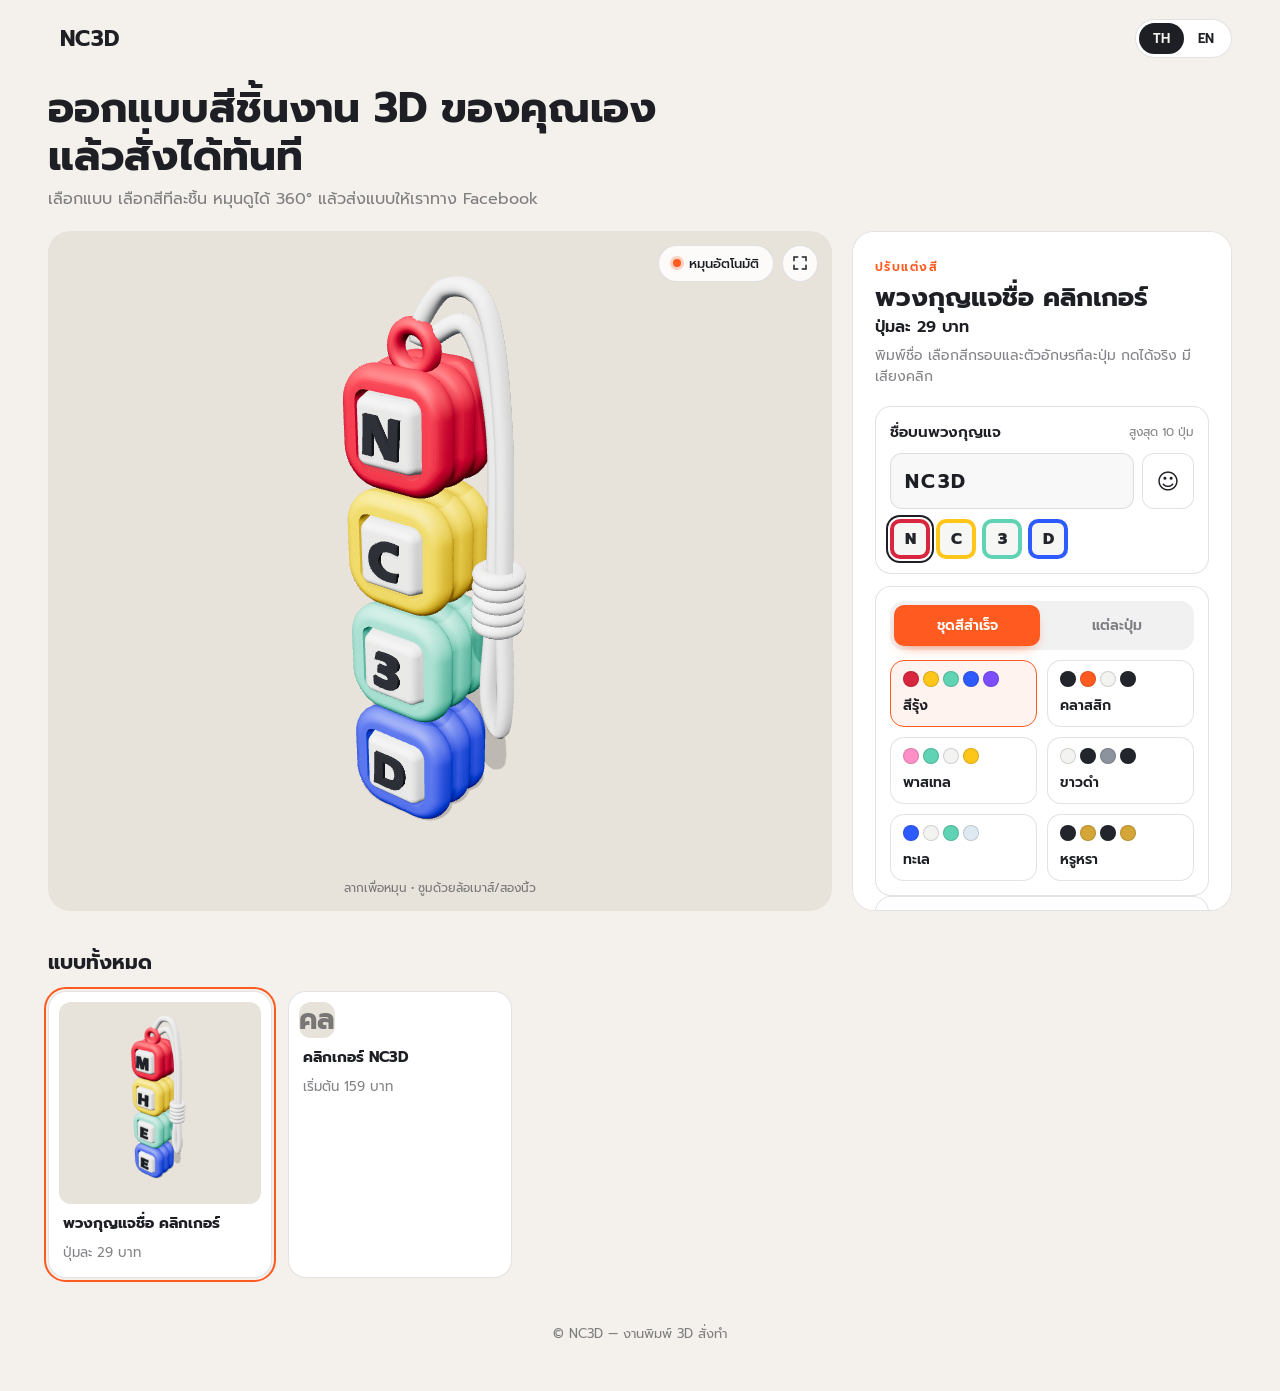
<file: index.html>
<!doctype html>
<html lang="th">
<head>
  <meta charset="utf-8">
  <meta name="viewport" content="width=device-width, initial-scale=1, viewport-fit=cover">
  <title>NC3D</title>
  <meta name="description" content="NC3D — customize your 3D print colors">
  <link rel="icon" id="favicon" href="assets/img/favicon.svg">
  <link rel="preconnect" href="https://fonts.googleapis.com">
  <link rel="preconnect" href="https://fonts.gstatic.com" crossorigin>
  <link href="https://fonts.googleapis.com/css2?family=Prompt:wght@400;500;600;700&display=swap" rel="stylesheet">
  <link rel="stylesheet" href="assets/css/style.css">
  <script type="importmap">
  {
    "imports": {
      "three": "./assets/vendor/three/three.module.min.js",
      "three/addons/": "./assets/vendor/three/addons/"
    }
  }
  </script>
</head>
<body>
  <header class="topbar">
    <a class="brand" href="./">
      <img id="brandLogo" alt="" hidden>
      <span id="brandName" class="brand-name">NC3D</span>
    </a>
    <div class="lang" role="group" aria-label="Language">
      <button type="button" data-lang="th">TH</button>
      <button type="button" data-lang="en">EN</button>
    </div>
  </header>

  <section class="hero">
    <h1 id="tagline"></h1>
    <p id="intro"></p>
  </section>

  <main class="studio">
    <div class="stage" id="stage">
      <div class="stage-tools">
        <button type="button" id="btnRotate" class="chip" aria-pressed="true"><span class="dot"></span><span data-t="rotate"></span></button>
        <button type="button" id="btnFit" class="icon-btn" title="Fit">
          <svg viewBox="0 0 24 24" width="18" height="18"><path fill="none" stroke="currentColor" stroke-width="2" stroke-linecap="round" d="M4 9V4h5M20 9V4h-5M4 15v5h5M20 15v5h-5"/></svg>
        </button>
      </div>
      <div class="loader" id="loader" hidden>
        <div class="spinner"></div>
        <span data-t="loading"></span>
        <div class="bar"><i id="loaderBar"></i></div>
      </div>
      <div class="stage-error" id="stageError" hidden></div>
      <p class="hint" data-t="dragHint"></p>
    </div>

    <aside class="panel">
      <div class="panel-head">
        <span class="eyebrow" data-t="customize"></span>
        <h2 id="modelName"></h2>
        <p id="modelPrice" class="price"></p>
        <p id="modelDesc" class="desc"></p>
      </div>
      <div id="clickerPanel" class="clicker-panel" hidden></div>
      <div class="mode-tabs" id="modeTabs" role="tablist" hidden>
        <button type="button" role="tab" data-mode="palette" data-t="paletteTab"></button>
        <button type="button" role="tab" data-mode="parts" data-t="partsTab"></button>
      </div>
      <div id="palettes" class="palettes" hidden></div>
      <div id="zones" class="zones"></div>
      <p id="panelNote" class="panel-note" hidden></p>
      <div class="actions">
        <button type="button" class="btn ghost" id="btnReset" data-t="reset"></button>
        <button type="button" class="btn ghost" id="btnRandom" data-t="random"></button>
        <button type="button" class="btn ghost" id="btnShot" data-t="screenshot"></button>
        <button type="button" class="btn ghost" id="btnShare" data-t="share"></button>
      </div>
      <button type="button" class="btn primary order" id="btnOrder">
        <svg viewBox="0 0 24 24" width="20" height="20" aria-hidden="true"><path fill="currentColor" d="M12 2C6.5 2 2 6.1 2 11.2c0 2.9 1.4 5.5 3.7 7.2V22l3.4-1.9c.9.3 1.9.4 2.9.4 5.5 0 10-4.1 10-9.2S17.5 2 12 2zm1 12.4-2.6-2.7-5 2.7 5.5-5.8 2.6 2.7 4.9-2.7-5.4 5.8z"/></svg>
        <span data-t="order"></span>
      </button>
      <p class="order-hint" data-t="orderHint"></p>
    </aside>
  </main>

  <section class="gallery-wrap">
    <h3 data-t="models"></h3>
    <div class="gallery" id="gallery"></div>
  </section>

  <footer class="footer" id="footer"></footer>
  <div class="toast" id="toast" role="status" aria-live="polite"></div>

  <script type="module" src="assets/js/app.js"></script>
</body>
</html>
</file>
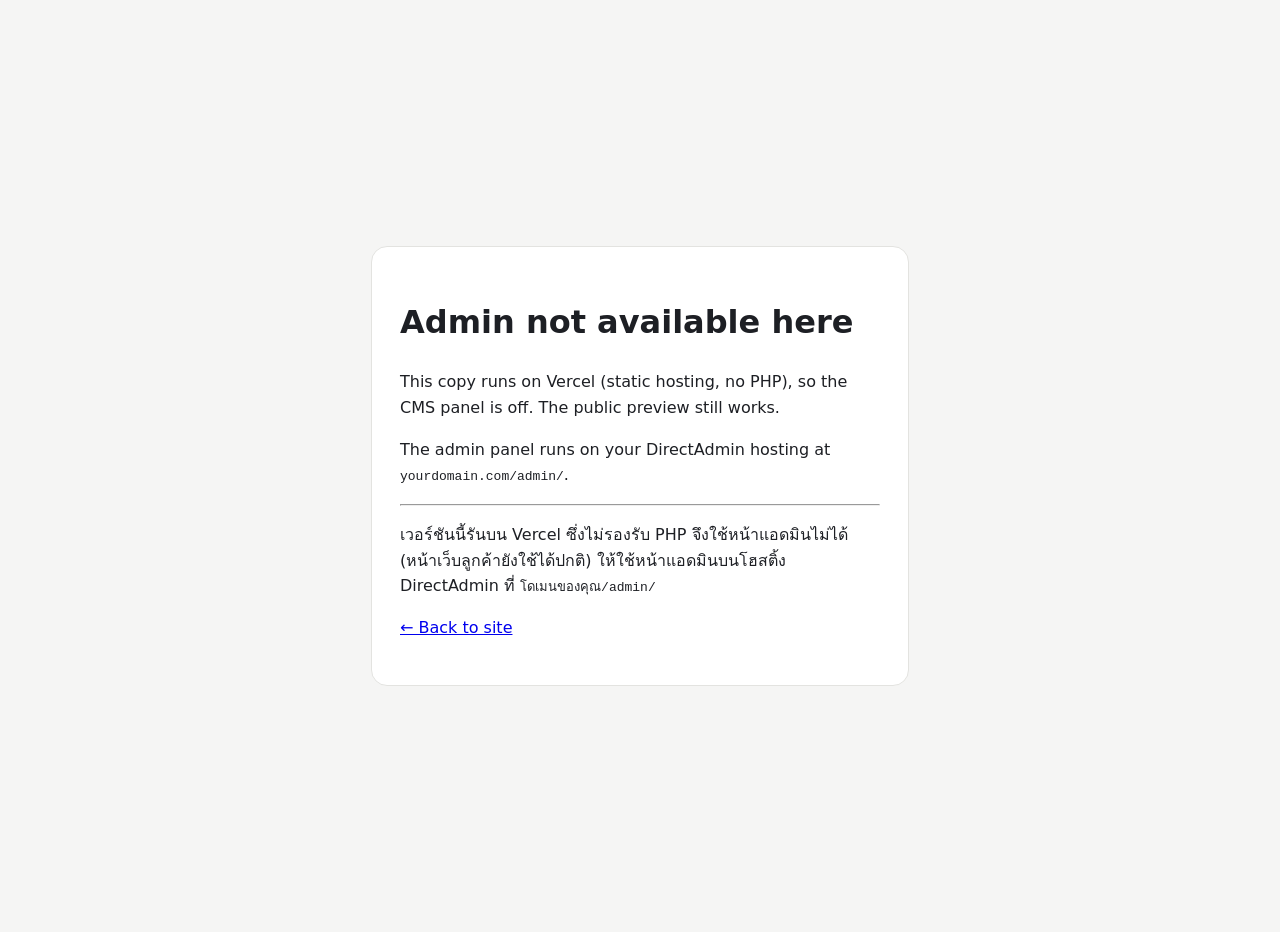
<file: vercel-admin.html>
<!doctype html>
<html lang="th"><head><meta charset="utf-8"><meta name="viewport" content="width=device-width, initial-scale=1">
<title>NC3D Admin</title><meta name="robots" content="noindex">
<style>body{font-family:system-ui,sans-serif;background:#f5f5f4;color:#1d1f24;display:flex;min-height:100vh;align-items:center;justify-content:center;margin:0;padding:16px}div{background:#fff;border:1px solid #e3e3e0;border-radius:16px;padding:28px;max-width:480px;line-height:1.6}</style>
</head><body><div>
<h1>Admin not available here</h1>
<p>This copy runs on Vercel (static hosting, no PHP), so the CMS panel is off. The public preview still works.</p>
<p>The admin panel runs on your DirectAdmin hosting at <code>yourdomain.com/admin/</code>.</p>
<hr>
<p>เวอร์ชันนี้รันบน Vercel ซึ่งไม่รองรับ PHP จึงใช้หน้าแอดมินไม่ได้ (หน้าเว็บลูกค้ายังใช้ได้ปกติ) ให้ใช้หน้าแอดมินบนโฮสติ้ง DirectAdmin ที่ <code>โดเมนของคุณ/admin/</code></p>
<p><a href="/">← Back to site</a></p>
</div></body></html>
</file>
<file: assets/css/style.css>
:root {
  --primary: #ff5a1f;
  --bg: #f4f1ec;
  --surface: #ffffff;
  --text: #1d1f24;
  --stage: #e7e2da;
  --muted: color-mix(in srgb, var(--text) 55%, transparent);
  --line: color-mix(in srgb, var(--text) 12%, transparent);
  --radius: 22px;
  --font: 'Prompt', system-ui, -apple-system, 'Segoe UI', sans-serif;
}
* { box-sizing: border-box; }
html, body { margin: 0; }
body {
  background: var(--bg);
  color: var(--text);
  font-family: var(--font);
  -webkit-font-smoothing: antialiased;
  min-height: 100vh;
}
button { font: inherit; color: inherit; cursor: pointer; }
img { max-width: 100%; display: block; }

.topbar {
  display: flex; align-items: center; justify-content: space-between;
  padding: 18px clamp(16px, 4vw, 48px);
  max-width: 1400px; margin: 0 auto;
}
.brand { display: flex; align-items: center; gap: 12px; text-decoration: none; color: inherit; }
.brand img { height: 40px; width: auto; }
.brand-name { font-weight: 700; font-size: 22px; letter-spacing: .02em; }
.lang { display: flex; background: var(--surface); border: 1px solid var(--line); border-radius: 999px; padding: 3px; }
.lang button { border: 0; background: none; padding: 6px 14px; border-radius: 999px; font-size: 13px; font-weight: 600; }
.lang button.on { background: var(--text); color: var(--bg); }

.hero { max-width: 1400px; margin: 0 auto; padding: 8px clamp(16px, 4vw, 48px) 20px; }
.hero h1 { margin: 0 0 6px; font-size: clamp(24px, 4vw, 42px); line-height: 1.15; font-weight: 700; max-width: 22ch; }
.hero p { margin: 0; color: var(--muted); max-width: 60ch; }

.studio {
  max-width: 1400px; margin: 0 auto;
  padding: 0 clamp(16px, 4vw, 48px);
  display: grid; gap: 20px;
  grid-template-columns: minmax(0, 1fr) 380px;
}
.stage {
  position: relative; background: var(--stage);
  border-radius: var(--radius); overflow: hidden;
  min-height: 560px; height: calc(100vh - 220px); max-height: 760px;
  touch-action: none;
}
.stage canvas { display: block; }
.stage-tools { position: absolute; top: 14px; right: 14px; display: flex; gap: 8px; z-index: 2; }
.chip, .icon-btn {
  display: inline-flex; align-items: center; gap: 8px;
  background: color-mix(in srgb, var(--surface) 85%, transparent);
  backdrop-filter: blur(8px);
  border: 1px solid var(--line); border-radius: 999px;
  padding: 8px 14px; font-size: 13px; font-weight: 500;
}
.icon-btn { padding: 8px; }
.chip .dot { width: 8px; height: 8px; border-radius: 50%; background: var(--muted); }
.chip[aria-pressed="true"] .dot { background: var(--primary); box-shadow: 0 0 0 3px color-mix(in srgb, var(--primary) 25%, transparent); }
.hint {
  position: absolute; left: 50%; bottom: 14px; transform: translateX(-50%);
  margin: 0; font-size: 12px; color: var(--muted); white-space: nowrap; pointer-events: none;
}
.loader {
  position: absolute; inset: 0; display: flex; flex-direction: column; gap: 12px;
  align-items: center; justify-content: center; font-size: 14px; color: var(--muted); z-index: 3;
  background: color-mix(in srgb, var(--stage) 70%, transparent);
}
.loader[hidden], .stage-error[hidden] { display: none; }
.spinner { width: 34px; height: 34px; border-radius: 50%; border: 3px solid var(--line); border-top-color: var(--primary); animation: spin .8s linear infinite; }
.bar { width: 160px; height: 4px; background: var(--line); border-radius: 4px; overflow: hidden; }
.bar i { display: block; height: 100%; width: 0; background: var(--primary); transition: width .15s; }
@keyframes spin { to { transform: rotate(360deg); } }
.stage-error { position: absolute; inset: 0; display: flex; align-items: center; justify-content: center; padding: 24px; text-align: center; color: #b42318; z-index: 3; }

.panel {
  background: var(--surface); border-radius: var(--radius);
  padding: 22px; display: flex; flex-direction: column; gap: 18px;
  border: 1px solid var(--line);
  max-height: calc(100vh - 220px); min-height: 560px; overflow: auto;
}
.eyebrow { font-size: 12px; text-transform: uppercase; letter-spacing: .12em; color: var(--primary); font-weight: 600; }
.panel-head h2 { margin: 4px 0 2px; font-size: 26px; line-height: 1.2; }
.price { margin: 0; font-weight: 600; }
.price:empty, .desc:empty { display: none; }
.desc { margin: 6px 0 0; color: var(--muted); font-size: 14px; line-height: 1.55; }

.mode-tabs { display: grid; grid-template-columns: 1fr 1fr; background: color-mix(in srgb, var(--text) 6%, transparent); border-radius: 14px; padding: 4px; gap: 4px; }
.mode-tabs[hidden], .palettes[hidden], .zones[hidden], .panel-note[hidden] { display: none; }
.mode-tabs button { border: 0; background: none; padding: 10px; border-radius: 10px; font-weight: 600; font-size: 14px; color: var(--muted); }
.mode-tabs button.on { background: var(--primary); color: #fff; box-shadow: 0 6px 14px -8px var(--primary); }
.palettes { display: grid; grid-template-columns: repeat(auto-fill, minmax(140px, 1fr)); gap: 10px; }
.pal {
  border: 1.5px solid var(--line); background: var(--surface); border-radius: 14px;
  padding: 10px 12px; text-align: left; display: flex; flex-direction: column; gap: 8px;
  transition: border-color .15s, background .15s;
}
.pal:hover { border-color: color-mix(in srgb, var(--primary) 50%, var(--line)); }
.pal.on { border-color: var(--primary); background: color-mix(in srgb, var(--primary) 7%, var(--surface)); }
.pal .dots { display: flex; gap: 4px; flex-wrap: wrap; }
.pal .dots i { width: 16px; height: 16px; border-radius: 50%; box-shadow: inset 0 0 0 1px rgba(0,0,0,.15); }
.pal b { font-size: 14px; font-weight: 600; }
.panel-note { margin: 0; font-size: 13px; color: #b42318; background: #fdecea; padding: 10px 12px; border-radius: 10px; }
.zones { display: flex; flex-direction: column; gap: 16px; }
.zone { border-top: 1px solid var(--line); padding-top: 14px; }
.zone-head { display: flex; justify-content: space-between; align-items: baseline; gap: 8px; margin-bottom: 10px; }
.zone-head b { font-weight: 600; font-size: 15px; }
.zone-head span { font-size: 13px; color: var(--muted); }
.swatches { display: flex; flex-wrap: wrap; gap: 8px; }
.swatch {
  width: 34px; height: 34px; border-radius: 50%; border: 0; padding: 0;
  position: relative; box-shadow: inset 0 0 0 1px rgba(0,0,0,.15);
  transition: transform .12s;
}
.swatch:hover { transform: scale(1.08); }
.swatch.on::after {
  content: ''; position: absolute; inset: -5px; border-radius: 50%;
  border: 2px solid var(--text);
}
.swatch.f-silk, .swatch.f-metal { background-image: linear-gradient(135deg, rgba(255,255,255,.55), rgba(255,255,255,0) 45%, rgba(0,0,0,.18)); }
.swatch.f-translucent { background-image: repeating-linear-gradient(45deg, rgba(255,255,255,.5) 0 4px, rgba(255,255,255,0) 4px 8px); }
.swatch:focus-visible { outline: 3px solid var(--primary); outline-offset: 4px; }

.actions { display: grid; grid-template-columns: 1fr 1fr; gap: 8px; margin-top: auto; }
.btn { border: 1px solid var(--line); border-radius: 14px; padding: 11px 14px; background: none; font-weight: 500; font-size: 14px; }
.btn.ghost:hover { background: color-mix(in srgb, var(--text) 5%, transparent); }
.btn.primary {
  background: var(--primary); color: #fff; border: 0;
  display: flex; align-items: center; justify-content: center; gap: 10px;
  padding: 16px; font-size: 16px; font-weight: 600; border-radius: 16px;
  box-shadow: 0 10px 24px -10px color-mix(in srgb, var(--primary) 70%, transparent);
}
.btn.primary:hover { filter: brightness(1.05); }
.order-hint { margin: -8px 0 0; font-size: 12px; color: var(--muted); text-align: center; }

.gallery-wrap { max-width: 1400px; margin: 0 auto; padding: 36px clamp(16px, 4vw, 48px) 10px; }
.gallery-wrap h3 { margin: 0 0 14px; font-size: 20px; }
.gallery { display: grid; gap: 16px; grid-template-columns: repeat(auto-fill, minmax(190px, 1fr)); }
.card {
  background: var(--surface); border: 1px solid var(--line); border-radius: 18px;
  padding: 10px; text-align: left; display: flex; flex-direction: column; gap: 8px;
  transition: transform .15s, box-shadow .15s;
}
.card:hover { transform: translateY(-2px); box-shadow: 0 14px 30px -18px rgba(0,0,0,.35); }
.card.on { outline: 2px solid var(--primary); outline-offset: 2px; }
.card .thumb { aspect-ratio: 1; border-radius: 12px; background: var(--stage); overflow: hidden; display: flex; align-items: center; justify-content: center; font-weight: 700; font-size: 28px; color: var(--muted); }
.card .thumb img { width: 100%; height: 100%; object-fit: cover; }
.card b { font-size: 15px; padding: 0 4px; }
.card small { color: var(--muted); padding: 0 4px 4px; }
.empty { color: var(--muted); }

.footer { text-align: center; color: var(--muted); font-size: 13px; padding: 36px 16px 48px; }
.footer a { color: inherit; }

.toast {
  position: fixed; left: 50%; bottom: 24px; transform: translate(-50%, 20px);
  background: var(--text); color: var(--bg); padding: 12px 18px; border-radius: 12px;
  font-size: 14px; opacity: 0; pointer-events: none; transition: .25s; z-index: 50;
  max-width: calc(100vw - 32px);
}
.toast.show { opacity: 1; transform: translate(-50%, 0); }

@media (max-width: 960px) {
  .studio { grid-template-columns: 1fr; }
  .stage { height: 62vh; min-height: 340px; }
  .panel { max-height: none; min-height: 0; }
}
@media (max-width: 480px) {
  .gallery { grid-template-columns: repeat(2, 1fr); gap: 10px; }
  .panel { padding: 18px; }
  .hint { font-size: 11px; }
}

/* ---------- Name clicker panel ---------- */
.clicker-panel { display: flex; flex-direction: column; gap: 12px; }
.clicker-panel[hidden] { display: none; }
.cl-card { border: 1px solid var(--line); border-radius: 16px; padding: 14px; display: flex; flex-direction: column; gap: 10px; background: var(--surface); }
.cl-head { display: flex; justify-content: space-between; align-items: center; gap: 8px; }
.cl-head b { font-size: 15px; font-weight: 600; }
.cl-head span { font-size: 12px; color: var(--muted); }
.cl-sub { display: flex; justify-content: space-between; align-items: baseline; font-size: 13px; color: var(--muted); margin-top: 4px; }
.cl-sub .link { border: 0; background: none; color: var(--primary); font-weight: 600; font-size: 12px; padding: 0; }
.name-row { display: flex; gap: 8px; }
.name-input {
  flex: 1; min-width: 0; font: inherit; font-size: 20px; font-weight: 700; letter-spacing: .12em;
  padding: 12px 14px; border: 1.5px solid var(--line); border-radius: 12px; background: color-mix(in srgb, var(--text) 3%, var(--surface)); color: var(--text);
  text-transform: uppercase;
}
.name-input:focus { outline: none; border-color: var(--primary); }
.name-input::placeholder { font-size: 13px; font-weight: 400; letter-spacing: 0; text-transform: none; }
.sym-toggle { width: 52px; border: 1.5px solid var(--line); border-radius: 12px; background: var(--surface); font-size: 22px; }
.sym-drawer { display: flex; flex-wrap: wrap; gap: 6px; }
.sym-drawer[hidden] { display: none; }
.sym { width: 40px; height: 40px; border: 1px solid var(--line); border-radius: 10px; background: var(--surface); font-size: 18px; }
.sym:hover { border-color: var(--primary); }
.slot-strip { display: flex; gap: 6px; flex-wrap: wrap; }
.slot-strip:empty { display: none; }
.slot {
  width: 40px; height: 40px; border-radius: 10px; border: 4px solid var(--f); background: #f6f6f4;
  color: var(--l); font-weight: 800; font-size: 16px; display: flex; align-items: center; justify-content: center; padding: 0;
}
.slot.on { box-shadow: 0 0 0 2px var(--surface), 0 0 0 4px var(--text); }
.row-nav { display: flex; align-items: center; gap: 10px; }
.row-nav .nav { width: 30px; height: 30px; border-radius: 50%; border: 1px solid var(--line); background: var(--surface); font-size: 18px; line-height: 1; }
.cl-price { flex-direction: row; justify-content: space-between; align-items: center; }
.cl-price b { font-size: 22px; color: var(--primary); }
.cl-price span { font-size: 13px; color: var(--muted); }
.tap-hint { margin: 0; font-size: 12px; color: var(--muted); text-align: center; }
.clicker-panel .mode-tabs { margin: 0; }
</file>
